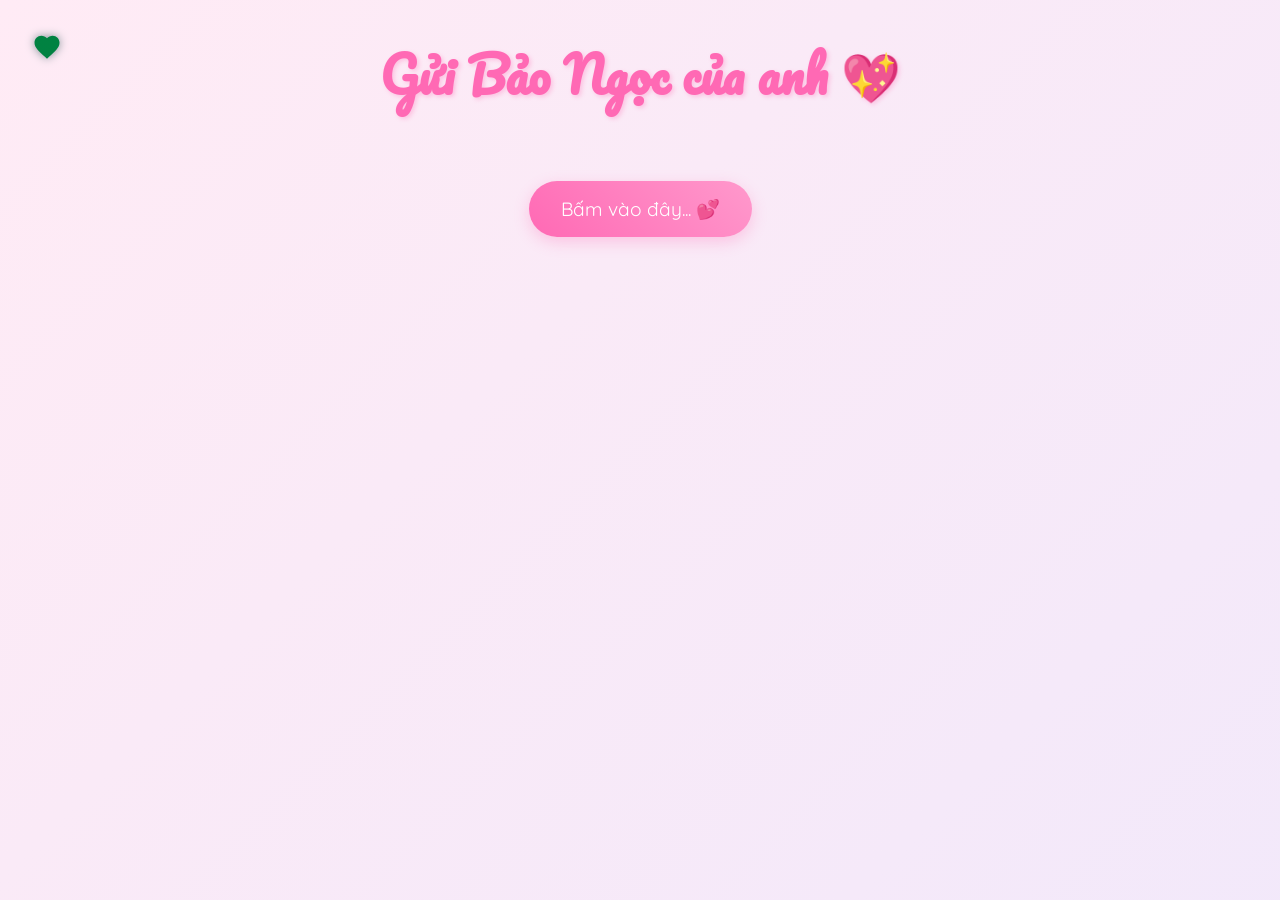
<file: cause.html>
<!DOCTYPE html>
<html lang="vi">
<head>
    <meta charset="UTF-8">
    <meta name="viewport" content="width=device-width, initial-scale=1.0">
    <title>Gửi Bảo Ngọc 💖</title>
    <script src="https://cdnjs.cloudflare.com/ajax/libs/gsap/3.12.2/gsap.min.js"></script>
    <link rel="stylesheet" href="./cause.css">
    <style>
       
    </style>
</head>
<body>
    <div class="custom-cursor">
        <svg viewBox="0 0 24 24">
            <path fill="#ff69b4" d="M12 21.35l-1.45-1.32C5.4 15.36 2 12.28 2 8.5 2 5.42 4.42 3 7.5 3c1.74 0 3.41.81 4.5 2.09C13.09 3.81 14.76 3 16.5 3 19.58 3 22 5.42 22 8.5c0 3.78-3.4 6.86-8.55 11.54L12 21.35z"/>
        </svg>
    </div>

    <div class="container">
        <h1>Gửi Bảo Ngọc của anh 💖</h1>
        
        <div id="reasons-container"></div>
        
        <button class="shuffle-button">Bấm vào đây... 💕</button>
        <div class="reason-counter"></div>

        <div class="ending-section">
            <div class="teddy-hug">
                <img src="./d1.jpg" alt="Bảo Ngọc">
            </div>
            <div class="ending-text">bngocj là nhất! 💖</div>
        </div>
    </div>

    <script src="cause.js">
       
    </script>
</body>
</html>
</file>
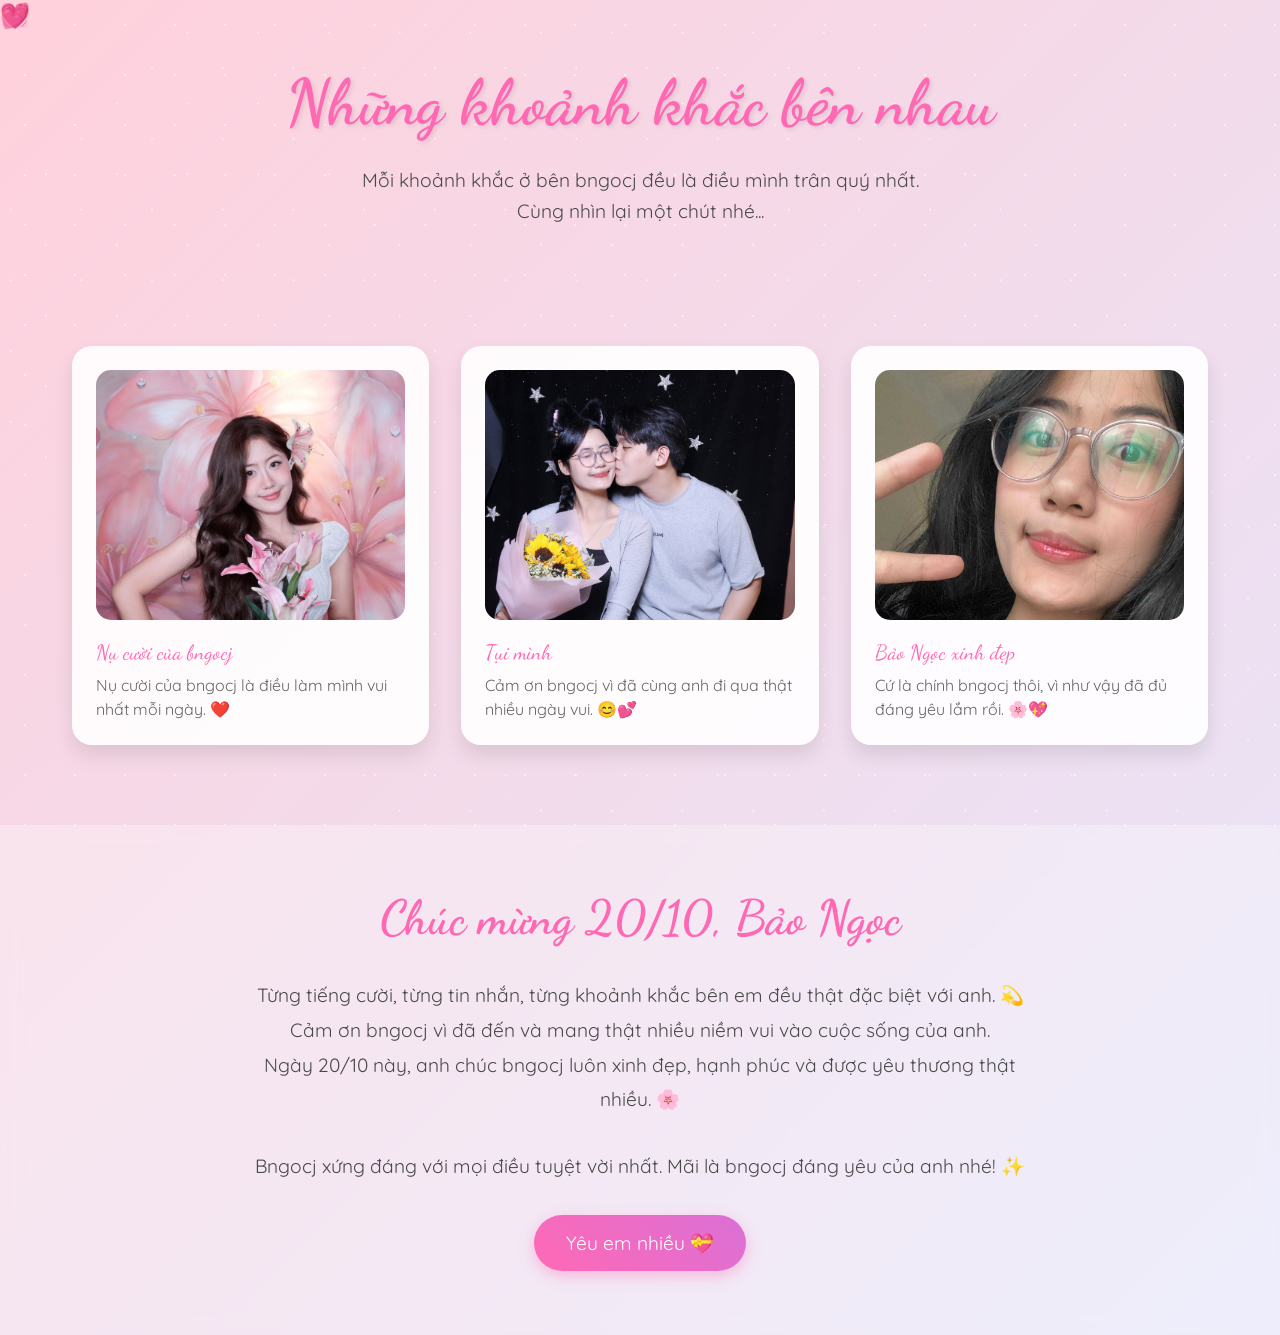
<file: last.html>
<!DOCTYPE html>
<html lang="vi">

<head>
    <meta charset="UTF-8">
    <meta name="viewport" content="width=device-width, initial-scale=1.0">
    <title>Kỷ niệm của tụi mình ✨</title>
    <style>
        @import url('https://fonts.googleapis.com/css2?family=Dancing+Script:wght@700&family=Quicksand:wght@300;400;500;600&display=swap');

        * {
            margin: 0;
            padding: 0;
            box-sizing: border-box;
        }

        body {
            min-height: 100vh;
            background: linear-gradient(135deg,
                    #ffd1dc 0%,
                    #e6e6fa 25%,
                    #ffefd5 50%,
                    #e6e6fa 75%,
                    #ffd1dc 100%);
            background-size: 400% 400%;
            animation: gradientFlow 15s ease infinite;
            font-family: 'Quicksand', sans-serif;
            overflow-x: hidden;
            color: #4a4a4a;
        }

        @keyframes gradientFlow {
            0% {
                background-position: 0% 50%;
            }

            50% {
                background-position: 100% 50%;
            }

            100% {
                background-position: 0% 50%;
            }
        }

        /* Enhanced Sparkle Effect */
        .magic-sparkles {
            position: fixed;
            top: 0;
            left: 0;
            width: 100%;
            height: 100%;
            pointer-events: none;
            z-index: 1;
        }

        .sparkle {
            position: absolute;
            width: 6px;
            height: 6px;
            border-radius: 50%;
            background-color: white;
            animation: twinkle var(--duration, 4s) ease-in-out infinite;
            opacity: 0;
        }

        @keyframes twinkle {

            0%,
            100% {
                opacity: 0;
                transform: scale(0.5);
            }

            50% {
                opacity: 0.8;
                transform: scale(1);
            }
        }

        /* Generate 50 sparkles with different positions and animations */
        .magic-sparkles::before,
        .magic-sparkles::after {
            content: '';
            position: absolute;
            width: 100%;
            height: 100%;
            background-image: radial-gradient(circle, white 1px, transparent 1px);
            background-size: 50px 50px;
            animation: sparkleLayer 8s linear infinite;
            opacity: 0.5;
        }

        .magic-sparkles::after {
            animation-delay: -4s;
            transform: rotate(45deg);
        }

        @keyframes sparkleLayer {
            0% {
                transform: translateY(0);
            }

            100% {
                transform: translateY(-50px);
            }
        }

        /* Floating Hearts */
        .floating-hearts {
            position: fixed;
            width: 100%;
            height: 100%;
            pointer-events: none;
            z-index: 2;
        }

        .heart {
            position: absolute;
            font-size: 1.5rem;
            color: rgba(255, 105, 180, 0.6);
            animation: floatHeart var(--float-duration, 6s) ease-in-out infinite;
            animation-delay: var(--delay, 0s);
        }

        @keyframes floatHeart {
            0% {
                transform: translate(0, 100vh) rotate(0deg);
            }

            100% {
                transform: translate(var(--translate-x, 0), -100vh) rotate(360deg);
            }
        }

        /* Welcome Section */
        .welcome {
            text-align: center;
            padding: 4rem 2rem;
            position: relative;
            z-index: 3;
        }

        .welcome h1 {
            font-family: 'Dancing Script', cursive;
            font-size: 4rem;
            color: #ff69b4;
            text-shadow: 2px 2px 4px rgba(0, 0, 0, 0.1);
            animation: fadeInScale 2s ease;
        }

        .welcome p {
            font-size: 1.2rem;
            max-width: 600px;
            margin: 1.5rem auto;
            line-height: 1.6;
            animation: fadeIn 2s ease 0.5s both;
        }

        /* Enhanced Memory Cards */
        .memory-container {
            max-width: 1200px;
            margin: 0 auto;
            padding: 2rem;
            display: grid;
            grid-template-columns: repeat(auto-fit, minmax(300px, 1fr));
            gap: 2rem;
            z-index: 3;
            position: relative;
        }

        .memory-card {
            background: rgba(255, 255, 255, 0.9);
            border-radius: 20px;
            padding: 1.5rem;
            box-shadow: 0 10px 20px rgba(0, 0, 0, 0.1);
            transition: all 0.5s cubic-bezier(0.4, 0, 0.2, 1);
            position: relative;
            overflow: hidden;
        }

        .memory-card:hover {
            transform: translateY(-10px) scale(1.02);
            box-shadow: 0 15px 30px rgba(0, 0, 0, 0.15);
        }

        .memory-card::before {
            content: '';
            position: absolute;
            top: 0;
            left: 0;
            width: 100%;
            height: 100%;
            background: linear-gradient(45deg, transparent, rgba(255, 255, 255, 0.4), transparent);
            transform: translateX(-100%);
            transition: 0.5s;
        }

        .memory-card:hover::before {
            transform: translateX(100%);
        }

        .memory-img {
            width: 100%;
            height: 250px;
            object-fit: cover;
            border-radius: 15px;
            margin-bottom: 1rem;
            transition: transform 0.5s ease;
        }

        .memory-card:hover .memory-img {
            transform: scale(1.05);
        }

        .memory-date {
            font-family: 'Dancing Script', cursive;
            color: #ff69b4;
            font-size: 1.3rem;
            margin-bottom: 0.5rem;
        }

        .memory-caption {
            font-size: 1rem;
            line-height: 1.5;
            color: #666;
        }

        /* Final Message Section */
        .final-message {
            text-align: center;
            padding: 4rem 2rem;
            background: rgba(255, 255, 255, 0.3);
            backdrop-filter: blur(10px);
            margin-top: 3rem;
            position: relative;
            z-index: 3;
        }

        .final-message h2 {
            font-family: 'Dancing Script', cursive;
            font-size: 3rem;
            color: #ff69b4;
            margin-bottom: 2rem;
            animation: heartbeat 2s infinite;
        }

        @keyframes heartbeat {

            0%,
            100% {
                transform: scale(1);
            }

            50% {
                transform: scale(1.1);
            }
        }

        .final-message p {
            font-size: 1.2rem;
            max-width: 800px;
            margin: 0 auto 2rem;
            line-height: 1.8;
        }

        .goodbye-btn {
            display: inline-block;
            padding: 1rem 2rem;
            font-size: 1.2rem;
            background: linear-gradient(45deg, #ff69b4, #da70d6);
            color: white;
            border: none;
            border-radius: 50px;
            cursor: pointer;
            text-decoration: none;
            transition: all 0.3s ease;
            box-shadow: 0 5px 15px rgba(255, 105, 180, 0.4);
            animation: float 3s infinite ease-in-out;
        }

        .goodbye-btn:hover {
            transform: translateY(-5px);
            box-shadow: 0 8px 20px rgba(255, 105, 180, 0.6);
        }

        @keyframes float {

            0%,
            100% {
                transform: translateY(0);
            }

            50% {
                transform: translateY(-10px);
            }
        }

        /* Animations */
        @keyframes fadeInScale {
            0% {
                opacity: 0;
                transform: scale(0.8);
            }

            100% {
                opacity: 1;
                transform: scale(1);
            }
        }

        @keyframes fadeIn {
            0% {
                opacity: 0;
            }

            100% {
                opacity: 1;
            }
        }

        /* Generate Hearts */
        .js-generate-hearts {
            position: fixed;
            width: 100%;
            height: 100%;
            pointer-events: none;
            z-index: 2;
        }

        /* Custom Scrollbar */
        ::-webkit-scrollbar {
            width: 12px;
        }

        ::-webkit-scrollbar-track {
            background: rgba(255, 255, 255, 0.4);
        }

        ::-webkit-scrollbar-thumb {
            background: linear-gradient(45deg, #ff69b4, #da70d6);
            border-radius: 6px;
        }

        /* Responsive Design */
        @media (max-width: 768px) {
            .welcome h1 {
                font-size: 3rem;
            }

            .memory-container {
                grid-template-columns: 1fr;
            }

            .final-message h2 {
                font-size: 2.5rem;
            }
        }
    </style>
</head>

<body>
    <div class="magic-sparkles"></div>
    <div class="floating-hearts">
        <!-- Hearts will be generated via CSS -->
        <div class="heart" style="--float-duration: 6s; --delay: 0s; --translate-x: 20px;">💝</div>
        <div class="heart" style="--float-duration: 8s; --delay: 1s; --translate-x: -30px;">💖</div>
        <div class="heart" style="--float-duration: 7s; --delay: 2s; --translate-x: 40px;">💗</div>
        <div class="heart" style="--float-duration: 9s; --delay: 3s; --translate-x: -20px;">💓</div>
        <div class="heart" style="--float-duration: 5s; --delay: 4s; --translate-x: 30px;">💕</div>
    </div>

    <section class="welcome">
        <h1>Những khoảnh khắc bên nhau</h1>
        <p>Mỗi khoảnh khắc ở bên bngocj đều là điều mình trân quý nhất. Cùng nhìn lại một chút nhé...</p>
    </section>

    <div class="memory-container">
        <div class="memory-card">
            <img src="./d1.jpg" alt="Bảo Ngọc" class="memory-img">
            <div class="memory-date">Nụ cười của bngocj</div>
            <div class="memory-caption">Nụ cười của bngocj là điều làm mình vui nhất mỗi ngày. ❤️</div>
        </div>
        <div class="memory-card">
            <img src="./d2.jpg" alt="Tụi mình" class="memory-img">
            <div class="memory-date">Tụi mình</div>
            <div class="memory-caption">Cảm ơn bngocj vì đã cùng anh đi qua thật nhiều ngày vui. 😊💕</div>
        </div>
        <div class="memory-card">
            <img src="./d3.jpg" alt="Bảo Ngọc xinh đẹp" class="memory-img" style="object-position: center 25%;">
            <div class="memory-date">Bảo Ngọc xinh đẹp</div>
            <div class="memory-caption">Cứ là chính bngocj thôi, vì như vậy đã đủ đáng yêu lắm rồi. 🌸💖</div>
        </div>

    </div>

    <section class="final-message">
        <h2>Chúc mừng 20/10, Bảo Ngọc</h2>
        <p>Từng tiếng cười, từng tin nhắn, từng khoảnh khắc bên em đều thật đặc biệt với anh. 💫<br>
            Cảm ơn bngocj vì đã đến và mang thật nhiều niềm vui vào cuộc sống của anh.<br>
            Ngày 20/10 này, anh chúc bngocj luôn xinh đẹp, hạnh phúc và được yêu thương thật nhiều. 🌸</p>
        <p>Bngocj xứng đáng với mọi điều tuyệt vời nhất. Mãi là bngocj đáng yêu của anh nhé! ✨</p>
        <a href="#" class="goodbye-btn">Yêu em nhiều 💝</a>
    </section>
</body>

</html>
</file>
<file: cause.css>
@import url('https://fonts.googleapis.com/css2?family=Pacifico&family=Quicksand:wght@500;700&display=swap');

* {
    margin: 0;
    padding: 0;
    box-sizing: border-box;
    cursor: none;
}

body {
    min-height: 100vh;
    background: linear-gradient(-45deg, #ffe6e6, #e6e6ff, #ffebf5);
    background-size: 400% 400%;
    animation: gradientBG 15s ease infinite;
    font-family: 'Quicksand', sans-serif;
    overflow-x: hidden;
    padding: 2rem;
}

.custom-cursor {
    width: 30px;
    height: 30px;
    position: fixed;
    pointer-events: none;
    z-index: 9999;
    mix-blend-mode: difference;
    transition: transform 0.1s;
}

.custom-cursor svg {
    width: 100%;
    height: 100%;
    filter: drop-shadow(0 0 5px rgba(255, 182, 193, 0.5));
}

.container {
    max-width: 1200px;
    margin: 0 auto;
    text-align: center;
    position: relative;
    z-index: 1;
}

h1 {
    font-family: 'Pacifico', cursive;
    font-size: 3rem;
    color: #ff69b4;
    text-shadow: 2px 2px 4px rgba(255, 105, 180, 0.3);
    margin-bottom: 2rem;
    animation: bounce 1s ease infinite;
}

.reason-card {
    background: rgba(255, 255, 255, 0.9);
    border-radius: 20px;
    padding: 2rem;
    margin: 1.5rem;
    box-shadow: 0 5px 15px rgba(0, 0, 0, 0.1);
    transition: transform 0.3s, box-shadow 0.3s;
    cursor: pointer;
    position: relative;
    overflow: hidden;
}

.reason-card:hover {
    transform: translateY(-5px);
    box-shadow: 0 8px 25px rgba(255, 105, 180, 0.2);
}

.reason-text {
    font-size: 1.2rem;
    margin-bottom: 1rem;
    position: relative;
    z-index: 2;
}

.gif-overlay {
    position: absolute;
    top: 0;
    left: 0;
    width: 100%;
    height: 100%;
    background: rgba(255, 255, 255, 0.95);
    display: flex;
    align-items: center;
    justify-content: center;
    opacity: 0;
    transition: opacity 0.3s;
    z-index: 1;
}

.reason-card:hover .gif-overlay {
    opacity: 1;
}

.shuffle-button {
    background: linear-gradient(45deg, #ff69b4, #ff99cc);
    border: none;
    border-radius: 50px;
    padding: 1rem 2rem;
    font-size: 1.2rem;
    color: white;
    margin: 2rem 0;
    cursor: pointer;
    transition: transform 0.3s;
    font-family: 'Quicksand', sans-serif;
    box-shadow: 0 5px 15px rgba(255, 105, 180, 0.3);
}

.shuffle-button:hover {
    transform: scale(1.1);
}

.floating {
    position: fixed;
    pointer-events: none;
    animation: float 3s ease-in-out infinite;
}

.ending-section {
    margin-top: 4rem;
    padding: 2rem;
    text-align: center;
}

.ending-text {
    font-family: 'Pacifico', cursive;
    font-size: 2rem;
    color: #ff69b4;
    margin-bottom: 2rem;
    opacity: 0;
    transform: translateY(20px);
}

.teddy-hug {
    width: 200px;
    margin: 0 auto;
    transform: scale(0);
}

.teddy-hug img {
    width: 100%;
    border-radius: 15px;
}

@keyframes gradientBG {
    0% { background-position: 0% 50%; }
    50% { background-position: 100% 50%; }
    100% { background-position: 0% 50%; }
}

@keyframes float {
    0%, 100% { transform: translateY(0); }
    50% { transform: translateY(-20px); }
}

@keyframes bounce {
    0%, 100% { transform: translateY(0); }
    50% { transform: translateY(-10px); }
}

@media (max-width: 768px) {
    h1 { font-size: 2rem; }
    .reason-card { margin: 1rem; }
    .reason-text { font-size: 1rem; }
}
.shuffle-button {
    background: linear-gradient(45deg, #ff69b4, #ff99cc);
    border: none;
    border-radius: 50px;
    padding: 1rem 2rem;
    font-size: 1.2rem;
    color: white;
    margin: 2rem 0;
    cursor: pointer;
    transition: all 0.3s;
    font-family: 'Quicksand', sans-serif;
    box-shadow: 0 5px 15px rgba(255, 105, 180, 0.3);
}

.shuffle-button.story-mode {
    background: linear-gradient(45deg, #9b6dff, #ff6dc7);
    transform: scale(1.1);
}

.shuffle-button:hover {
    transform: scale(1.1);
}

.shuffle-button.story-mode:hover {
    transform: scale(1.2);
}

.reason-counter {
    font-size: 0.9rem;
    color: #ff69b4;
    margin-top: 1rem;
    opacity: 0.7;
}
</file>
